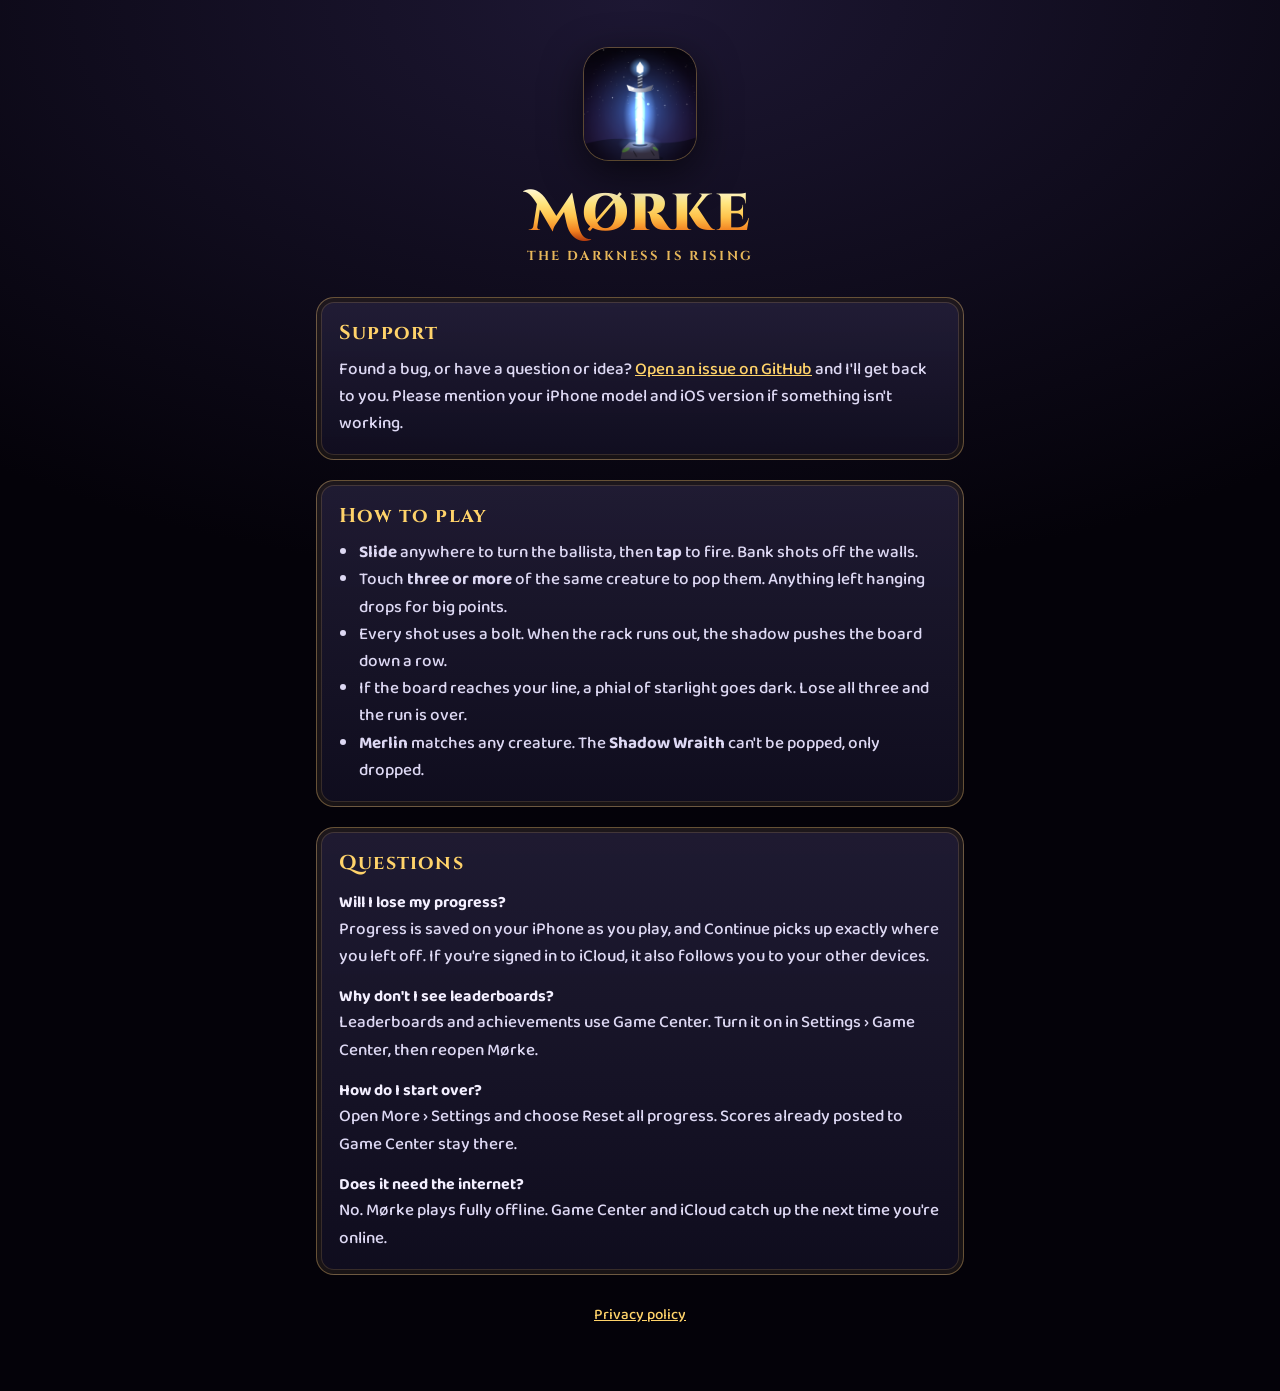
<file: index.html>
<!doctype html>
<html lang="en">
<head>
<meta charset="utf-8">
<meta name="viewport" content="width=device-width,initial-scale=1">
<title>Mørke Support</title>
<meta name="description" content="Help and contact for Mørke, a fantasy bubble shooter for iPhone.">
<link rel="icon" href="icon.png">
<link rel="stylesheet" href="style.css">
</head>
<body>
<main>
  <header>
    <img src="icon.png" alt="Mørke app icon: a glowing sword in a stone">
    <h1>Mørke</h1>
    <p class="tag">The darkness is rising</p>
  </header>

  <section>
    <h2>Support</h2>
    <p>Found a bug, or have a question or idea? <a href="https://github.com/Rjsoltes/morke/issues/new">Open an issue on GitHub</a> and I'll get back to you. Please mention your iPhone model and iOS version if something isn't working.</p>
  </section>

  <section>
    <h2>How to play</h2>
    <ul>
      <li><b>Slide</b> anywhere to turn the ballista, then <b>tap</b> to fire. Bank shots off the walls.</li>
      <li>Touch <b>three or more</b> of the same creature to pop them. Anything left hanging drops for big points.</li>
      <li>Every shot uses a bolt. When the rack runs out, the shadow pushes the board down a row.</li>
      <li>If the board reaches your line, a phial of starlight goes dark. Lose all three and the run is over.</li>
      <li><b>Merlin</b> matches any creature. The <b>Shadow Wraith</b> can't be popped, only dropped.</li>
    </ul>
  </section>

  <section>
    <h2>Questions</h2>
    <h3>Will I lose my progress?</h3>
    <p>Progress is saved on your iPhone as you play, and Continue picks up exactly where you left off. If you're signed in to iCloud, it also follows you to your other devices.</p>
    <h3>Why don't I see leaderboards?</h3>
    <p>Leaderboards and achievements use Game Center. Turn it on in Settings › Game Center, then reopen Mørke.</p>
    <h3>How do I start over?</h3>
    <p>Open More › Settings and choose Reset all progress. Scores already posted to Game Center stay there.</p>
    <h3>Does it need the internet?</h3>
    <p>No. Mørke plays fully offline. Game Center and iCloud catch up the next time you're online.</p>
  </section>

  <nav><a href="privacy.html">Privacy policy</a></nav>
</main>
</body>
</html>
</file>
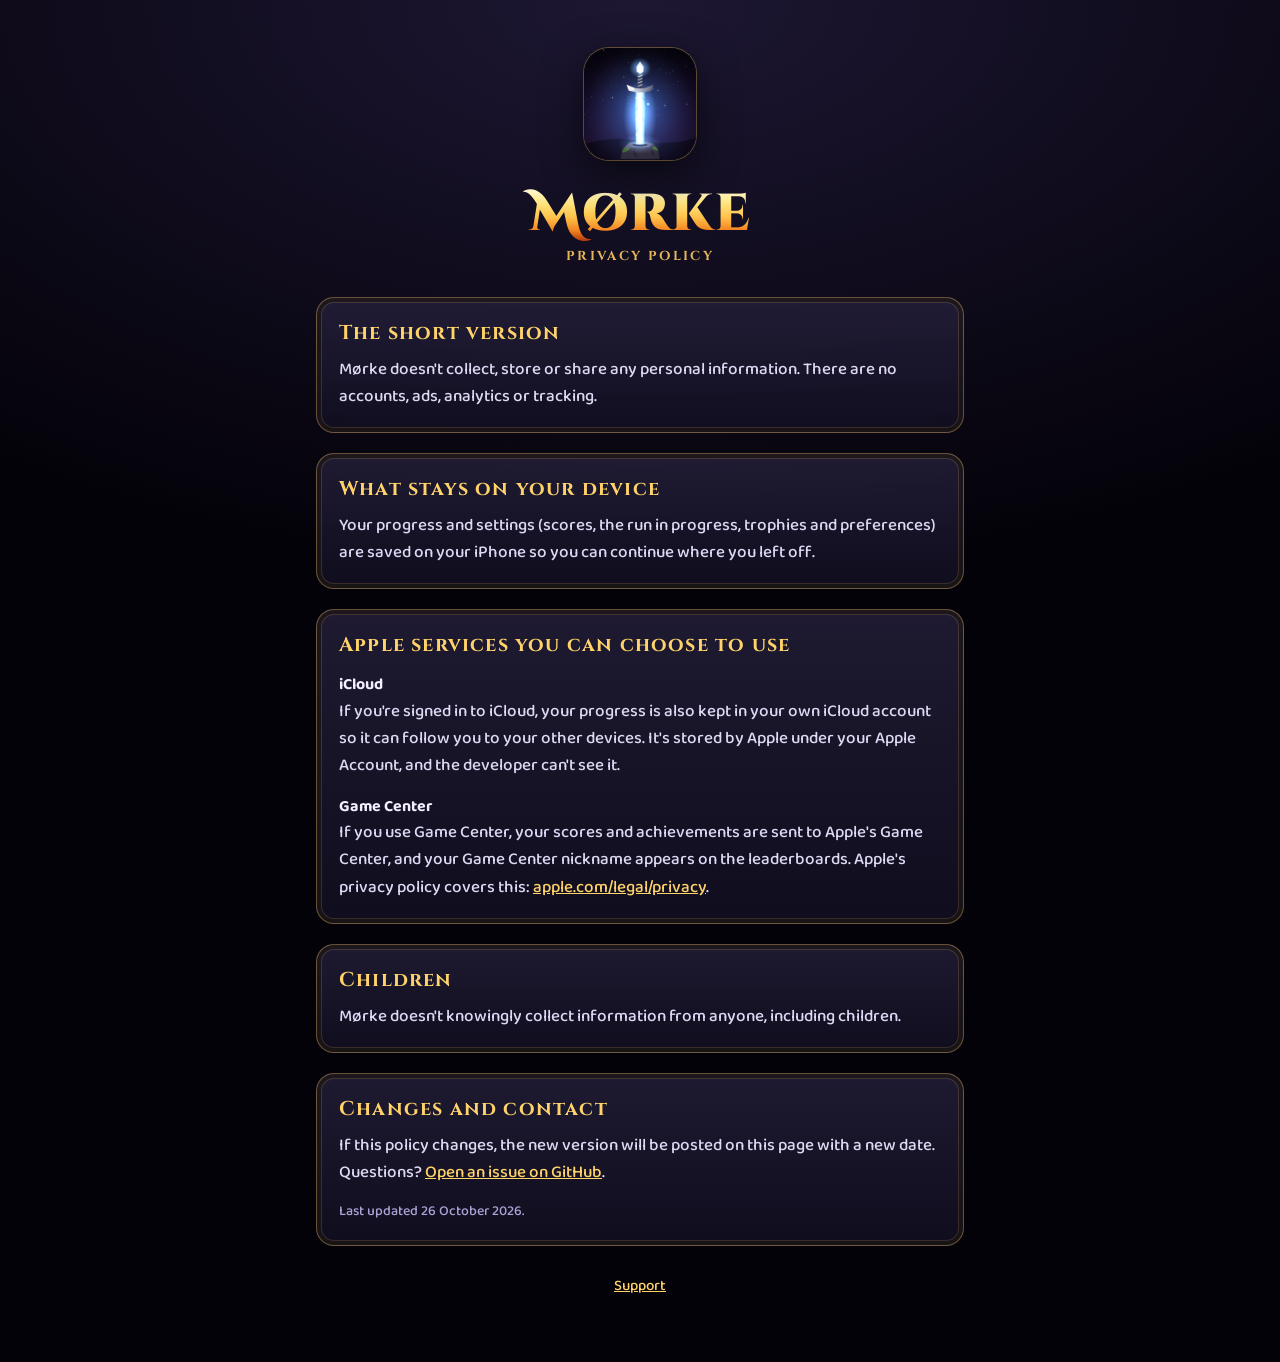
<file: privacy.html>
<!doctype html>
<html lang="en">
<head>
<meta charset="utf-8">
<meta name="viewport" content="width=device-width,initial-scale=1">
<title>Mørke Privacy Policy</title>
<meta name="description" content="Privacy policy for Mørke, a fantasy bubble shooter for iPhone.">
<link rel="icon" href="icon.png">
<link rel="stylesheet" href="style.css">
</head>
<body>
<main>
  <header>
    <img src="icon.png" alt="Mørke app icon: a glowing sword in a stone">
    <h1>Mørke</h1>
    <p class="tag">Privacy policy</p>
  </header>

  <section>
    <h2>The short version</h2>
    <p>Mørke doesn't collect, store or share any personal information. There are no accounts, ads, analytics or tracking.</p>
  </section>

  <section>
    <h2>What stays on your device</h2>
    <p>Your progress and settings (scores, the run in progress, trophies and preferences) are saved on your iPhone so you can continue where you left off.</p>
  </section>

  <section>
    <h2>Apple services you can choose to use</h2>
    <h3>iCloud</h3>
    <p>If you're signed in to iCloud, your progress is also kept in your own iCloud account so it can follow you to your other devices. It's stored by Apple under your Apple Account, and the developer can't see it.</p>
    <h3>Game Center</h3>
    <p>If you use Game Center, your scores and achievements are sent to Apple's Game Center, and your Game Center nickname appears on the leaderboards. Apple's privacy policy covers this: <a href="https://www.apple.com/legal/privacy/">apple.com/legal/privacy</a>.</p>
  </section>

  <section>
    <h2>Children</h2>
    <p>Mørke doesn't knowingly collect information from anyone, including children.</p>
  </section>

  <section>
    <h2>Changes and contact</h2>
    <p>If this policy changes, the new version will be posted on this page with a new date. Questions? <a href="https://github.com/Rjsoltes/morke/issues/new">Open an issue on GitHub</a>.</p>
    <p class="small">Last updated 26 October 2026.</p>
  </section>

  <nav><a href="index.html">Support</a></nav>
</main>
</body>
</html>
</file>
<file: style.css>
@font-face{font-family:'Cinzel Decorative';font-weight:900;font-display:swap;src:url('fonts/cinzel-decorative-latin-900-normal.woff2') format('woff2')}
@font-face{font-family:'Cinzel';font-weight:700;font-display:swap;src:url('fonts/cinzel-latin-700-normal.woff2') format('woff2')}
@font-face{font-family:'Baloo 2';font-weight:500;font-display:swap;src:url('fonts/baloo-2-latin-500-normal.woff2') format('woff2')}
@font-face{font-family:'Baloo 2';font-weight:700;font-display:swap;src:url('fonts/baloo-2-latin-700-normal.woff2') format('woff2')}
:root{--bg:#040209;--ink:#120f22;--panel:#28233f;--line:#4d4668;--text:#f3efff;--muted:#aaa4d6;--brass:#e7b75a;--gold:#ffd36a}
*{box-sizing:border-box}
html{background:var(--bg)}
body{margin:0;min-height:100vh;color:var(--text);font:500 17px/1.6 'Baloo 2',system-ui,sans-serif;
  background:radial-gradient(ellipse 120% 60% at 50% 0,#1d1733 0,var(--bg) 70%) no-repeat,var(--bg)}
main{max-width:680px;margin:0 auto;padding:48px 16px 64px}
header{text-align:center;margin-bottom:32px}
header img{width:112px;height:112px;border-radius:25px;box-shadow:0 0 0 1px rgba(231,183,90,.35),0 12px 40px rgba(0,0,0,.6)}
h1{font:900 52px/1.05 'Cinzel Decorative',serif;margin:18px 0 6px;letter-spacing:.02em;
  background:linear-gradient(180deg,#fffbe2,#ffe57e 30%,#ffc24a 55%,#f2801f 80%,#a8320c);-webkit-background-clip:text;background-clip:text;color:transparent}
.tag{font:700 13px/1.3 'Cinzel',serif;letter-spacing:.18em;text-transform:uppercase;color:var(--brass);margin:0}
section{background:linear-gradient(180deg,rgba(40,35,63,.75),rgba(18,15,34,.85));border:1px solid rgba(231,183,90,.4);box-shadow:inset 0 0 0 4px rgba(4,2,9,.6),inset 0 0 0 5px rgba(231,183,90,.18);
  border-radius:18px;padding:22px 22px 8px;margin:0 0 20px}
h2{font:700 20px/1.3 'Cinzel',serif;color:var(--gold);letter-spacing:.06em;margin:0 0 10px}
h3{font:700 16px/1.35 'Baloo 2',sans-serif;color:var(--text);margin:16px 0 2px}
p,li{color:#ddd8f3}
p{margin:0 0 14px}
ul{padding-left:20px;margin:0 0 14px}
a{color:var(--gold)}
a:focus-visible{outline:2px solid var(--gold);outline-offset:2px;border-radius:4px}
.small{font-size:14px;color:var(--muted)}
nav{text-align:center;margin-top:28px;font-size:15px}
nav a{margin:0 10px}
@media (max-width:480px){h1{font-size:42px}main{padding-top:32px}section{padding:18px 16px 6px}}
</file>
